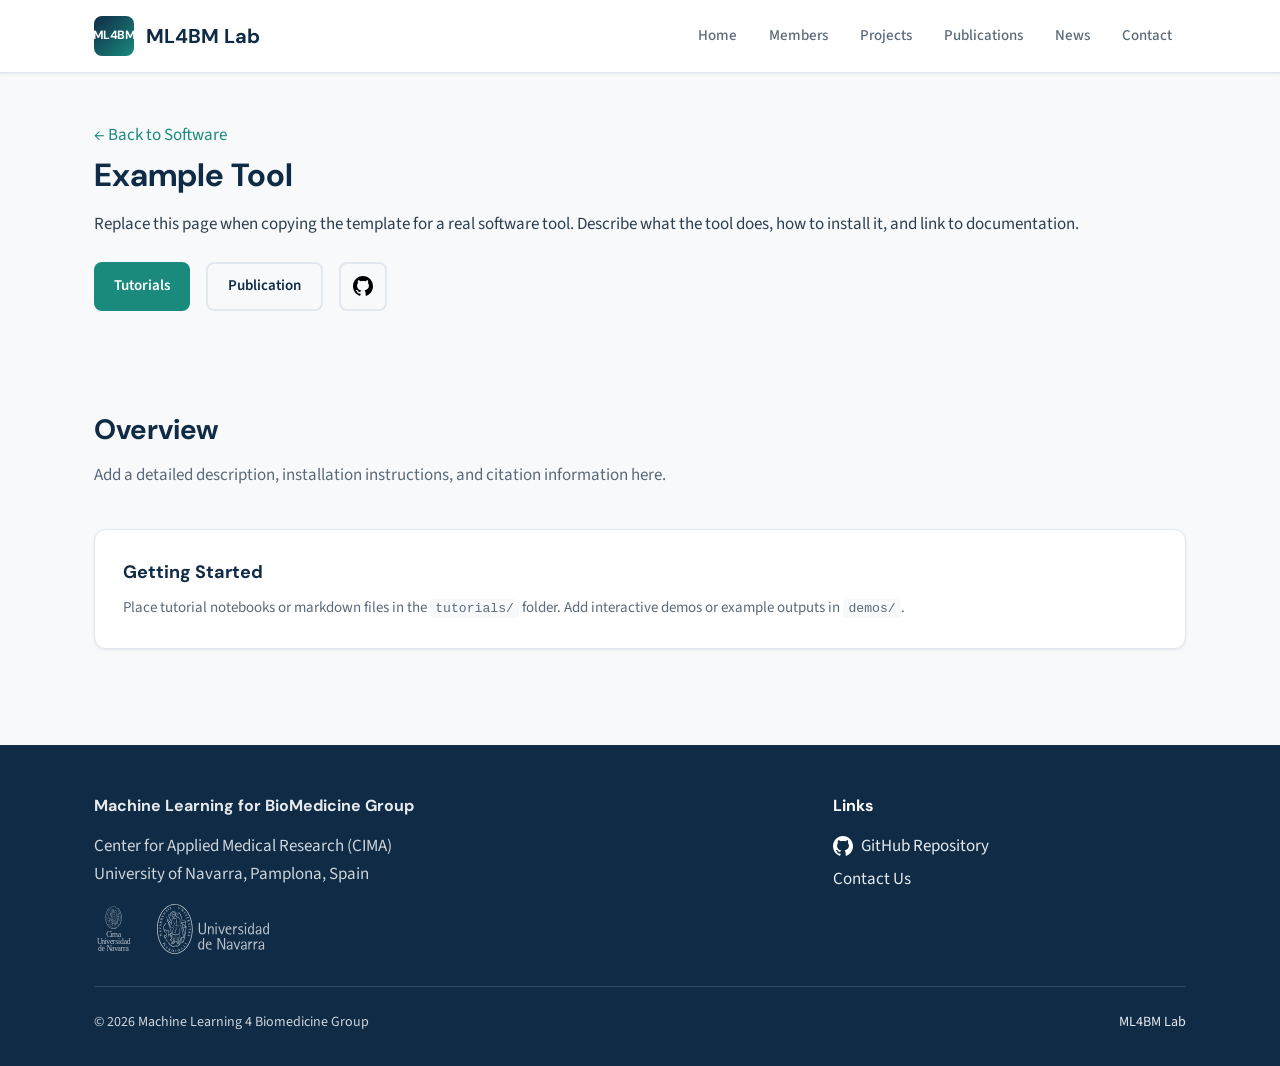
<file: software/_template/index.html>
<!DOCTYPE html>
<html lang="en">
<head>
  <meta charset="UTF-8">
  <meta name="viewport" content="width=device-width, initial-scale=1.0">
  <meta name="description" content="Example Tool — software developed by the ML4BM Lab.">
  <title>Example Tool | ML4BM Lab</title>
  <link rel="preconnect" href="https://fonts.googleapis.com">
  <link rel="preconnect" href="https://fonts.gstatic.com" crossorigin>
  <link href="https://fonts.googleapis.com/css2?family=DM+Sans:wght@500;700&family=Source+Sans+3:wght@400;500;600&display=swap" rel="stylesheet">
  <link rel="stylesheet" href="../../css/styles.css">
  <script src="../../js/layout.js"></script>
</head>
<body>
  <script src="../../js/includes.js" data-base="../../" data-inject="header"></script>
  <a href="#main-content" class="skip-link">Skip to content</a>

  <main id="main-content">
    <div class="tool-header">
      <div class="container">
        <p><a href="../../index.html#software-heading">&larr; Back to Software</a></p>
        <h1>Example Tool</h1>
        <p>Replace this page when copying the template for a real software tool. Describe what the tool does, how to install it, and link to documentation.</p>
        <div class="tool-links">
          <a href="tutorials/" class="btn btn-primary">Tutorials</a>
          <a href="https://github.com/ML4BM-Lab" class="btn btn-outline" target="_blank" rel="noopener noreferrer">Publication</a>
          <a href="https://github.com/ML4BM-Lab/SimiC-Suite" class="btn btn-outline btn-icon" target="_blank" rel="noopener noreferrer" aria-label="GitHub">
            <img src="../../assets/images/GitHub-logo.svg" alt="">
          </a>
        </div>
      </div>
    </div>

    <section>
      <div class="container">
        <h2 class="section-title">Overview</h2>
        <p class="section-subtitle">Add a detailed description, installation instructions, and citation information here.</p>
        <div class="card">
          <h3>Getting Started</h3>
          <p>Place tutorial notebooks or markdown files in the <code>tutorials/</code> folder. Add interactive demos or example outputs in <code>demos/</code>.</p>
        </div>
      </div>
    </section>
  </main>

  <div id="site-footer"></div>

  <script src="../../js/includes.js" data-base="../../" data-inject="footer"></script>
  <script src="../../js/main.js"></script>
</body>
</html>
</file>
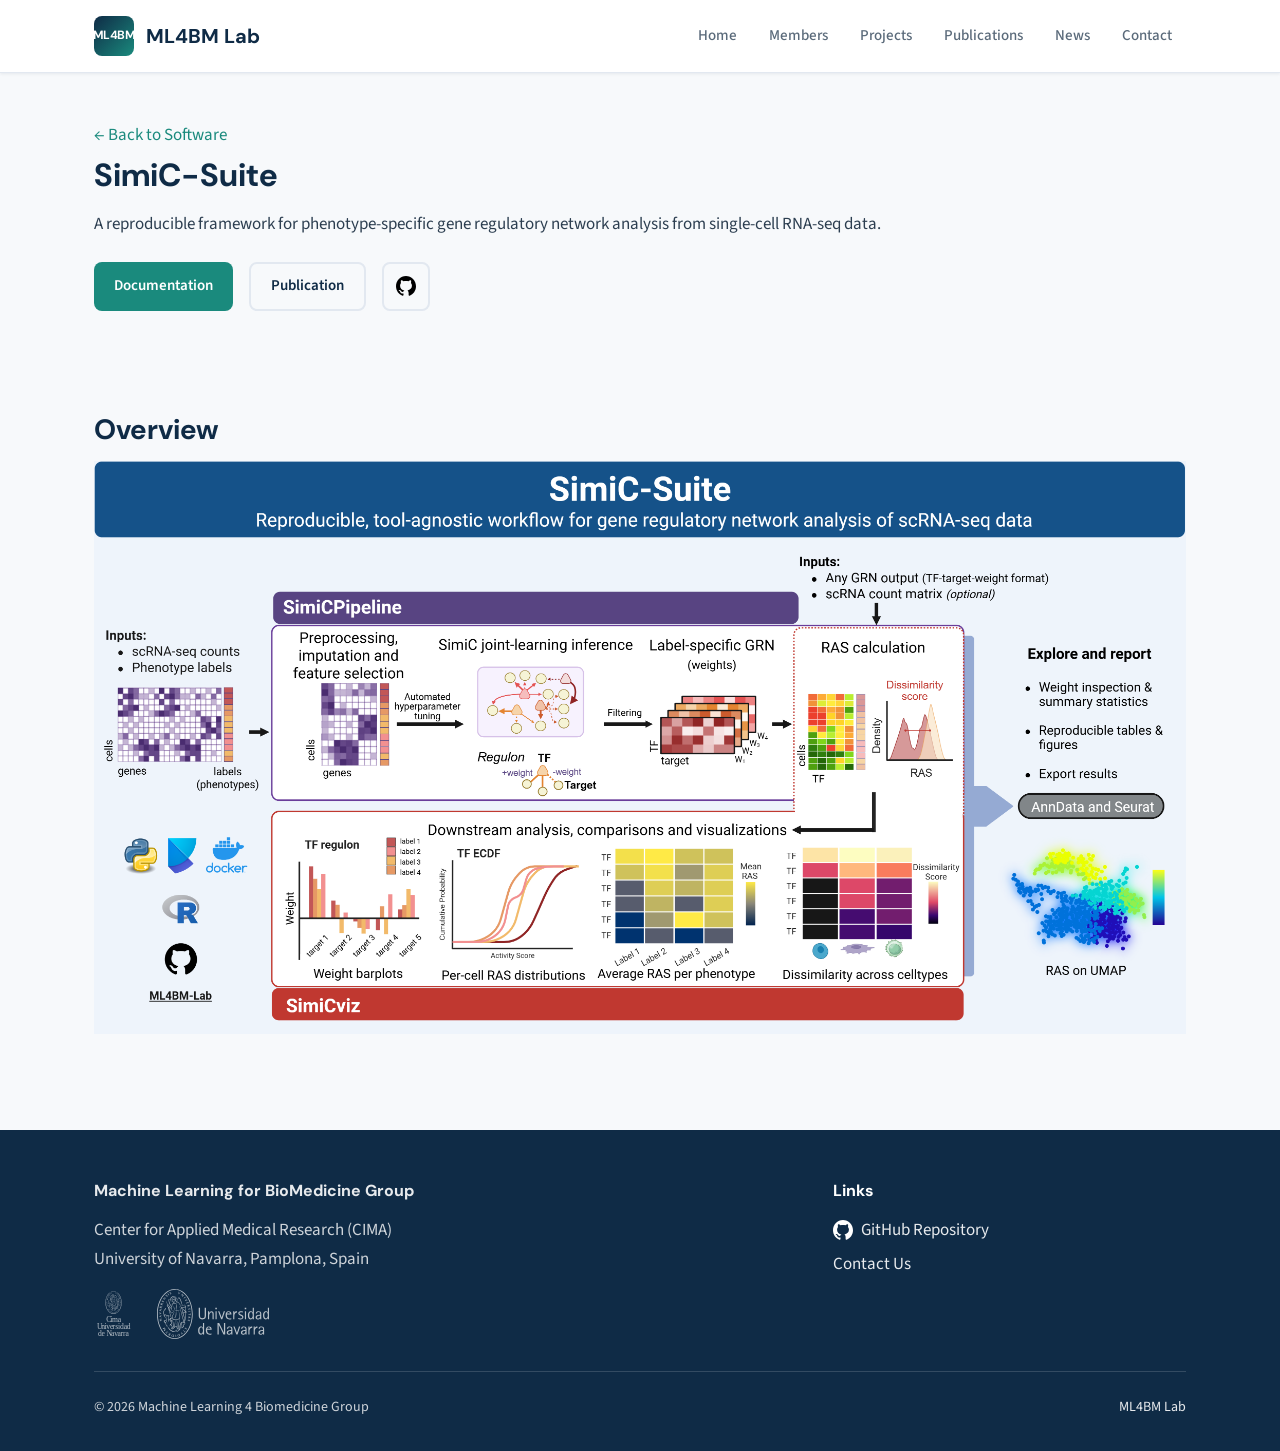
<file: software/SimiC-Suite/index.html>
<!DOCTYPE html>
<html lang="en">
<head>
  <meta charset="UTF-8">
  <meta name="viewport" content="width=device-width, initial-scale=1.0">
  <meta name="description" content="Example Tool — software developed by the ML4BM Lab.">
  <title>Example Tool | ML4BM Lab</title>
  <link rel="preconnect" href="https://fonts.googleapis.com">
  <link rel="preconnect" href="https://fonts.gstatic.com" crossorigin>
  <link href="https://fonts.googleapis.com/css2?family=DM+Sans:wght@500;700&family=Source+Sans+3:wght@400;500;600&display=swap" rel="stylesheet">
  <link rel="stylesheet" href="../../css/styles.css">
  <script src="../../js/layout.js"></script>
</head>
<body>
  <script src="../../js/includes.js" data-base="../../" data-inject="header"></script>
  <a href="#main-content" class="skip-link">Skip to content</a>

  <main id="main-content">
    <div class="tool-header">
      <div class="container">
        <p><a href="../../index.html#software-heading">&larr; Back to Software</a></p>
        <h1>SimiC-Suite</h1>
        <p>A reproducible framework for phenotype-specific gene regulatory network analysis from single-cell RNA-seq data.</p>
        <div class="tool-links">
          <a href="src/index.html" class="btn btn-primary">Documentation</a>
          <a href="https://github.com/ML4BM-Lab" class="btn btn-outline" target="_blank" rel="noopener noreferrer">Publication</a>
          <a href="https://github.com/ML4BM-Lab/SimiC-Suite" class="btn btn-outline btn-icon" target="_blank" rel="noopener noreferrer" aria-label="GitHub">
            <img src="../../assets/images/GitHub-logo.svg" alt="">
          </a>
        </div>
      </div>
    </div>

    <section>
      <div class="container">
        <h2 class="section-title">Overview</h2>
        <img src="./images/graphical_abstract.png" alt="Abstract visualization representing machine learning in biomedicine">          
    </div>
    </section>
    
  </main>

  <div id="site-footer"></div>

  <script src="../../js/includes.js" data-base="../../" data-inject="footer"></script>
  <script src="../../js/main.js"></script>
</body>
</html>
</file>
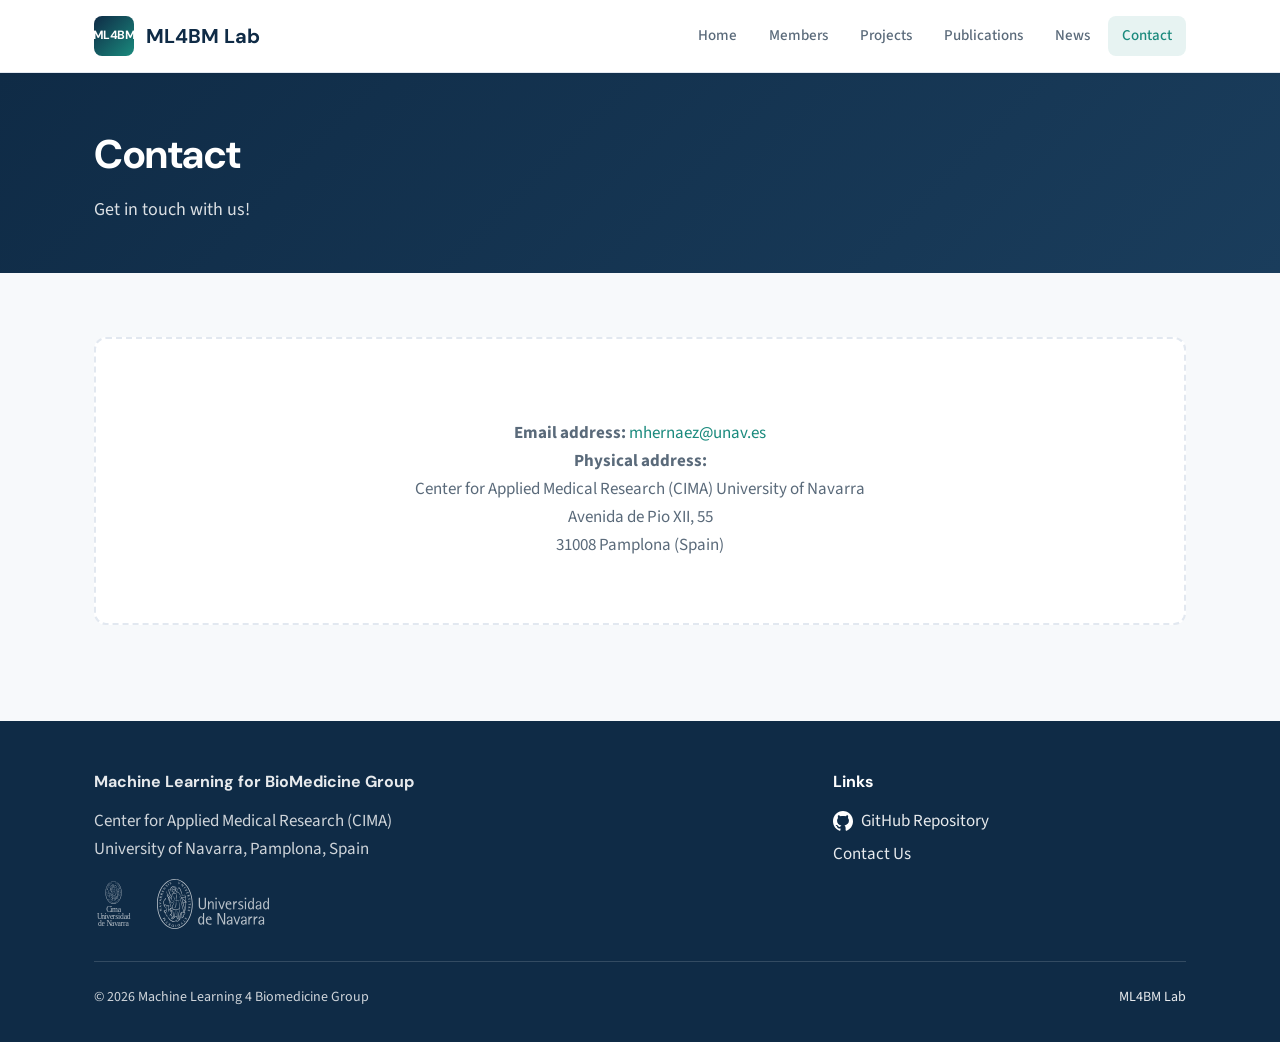
<file: contact.html>
<!DOCTYPE html>
<html lang="en">
<head>
  <meta charset="UTF-8">
  <meta name="viewport" content="width=device-width, initial-scale=1.0">
  <meta name="description" content="Contact the Machine Learning 4 Biomedicine Group at CIMA, University of Navarra.">
  <title>Contact | ML4BM Lab</title>
  <link rel="preconnect" href="https://fonts.googleapis.com">
  <link rel="preconnect" href="https://fonts.gstatic.com" crossorigin>
  <link href="https://fonts.googleapis.com/css2?family=DM+Sans:wght@500;700&family=Source+Sans+3:wght@400;500;600&display=swap" rel="stylesheet">
  <link rel="stylesheet" href="css/styles.css">
  <script src="js/layout.js"></script>
</head>
<body>
  <script src="js/includes.js" data-base="" data-page="contact" data-inject="header"></script>
  <a href="#main-content" class="skip-link">Skip to content</a>

  <main id="main-content">
    <div class="page-header">
      <div class="container">
        <h1>Contact</h1>
        <p>Get in touch with us!</p>
      </div>
    </div>

    <!-- PAGE-CONTENT -->
    <section>
      <div class="container">
        <!--
          Add contact details here:
          - Email address
          - Physical address at CIMA
          - Embedded map (optional)
          - Contact form (optional, requires backend or third-party service)
        -->
        <div class="placeholder-box">
              <p style="margin-top: 1rem;">
            <strong>Email address:</strong> <a href="mailto:mhernaez@unav.es">mhernaez@unav.es</a><br>
            <strong>Physical address:</strong> <br> Center for Applied Medical Research (CIMA) University of Navarra <br>
            Avenida de Pio XII, 55 <br>31008 Pamplona (Spain)
          </p>
        </div>
      </div>
    </section>
  </main>

  <div id="site-footer"></div>

  <script src="js/includes.js" data-base="" data-inject="footer"></script>
  <script src="js/main.js"></script>
</body>
</html>
</file>
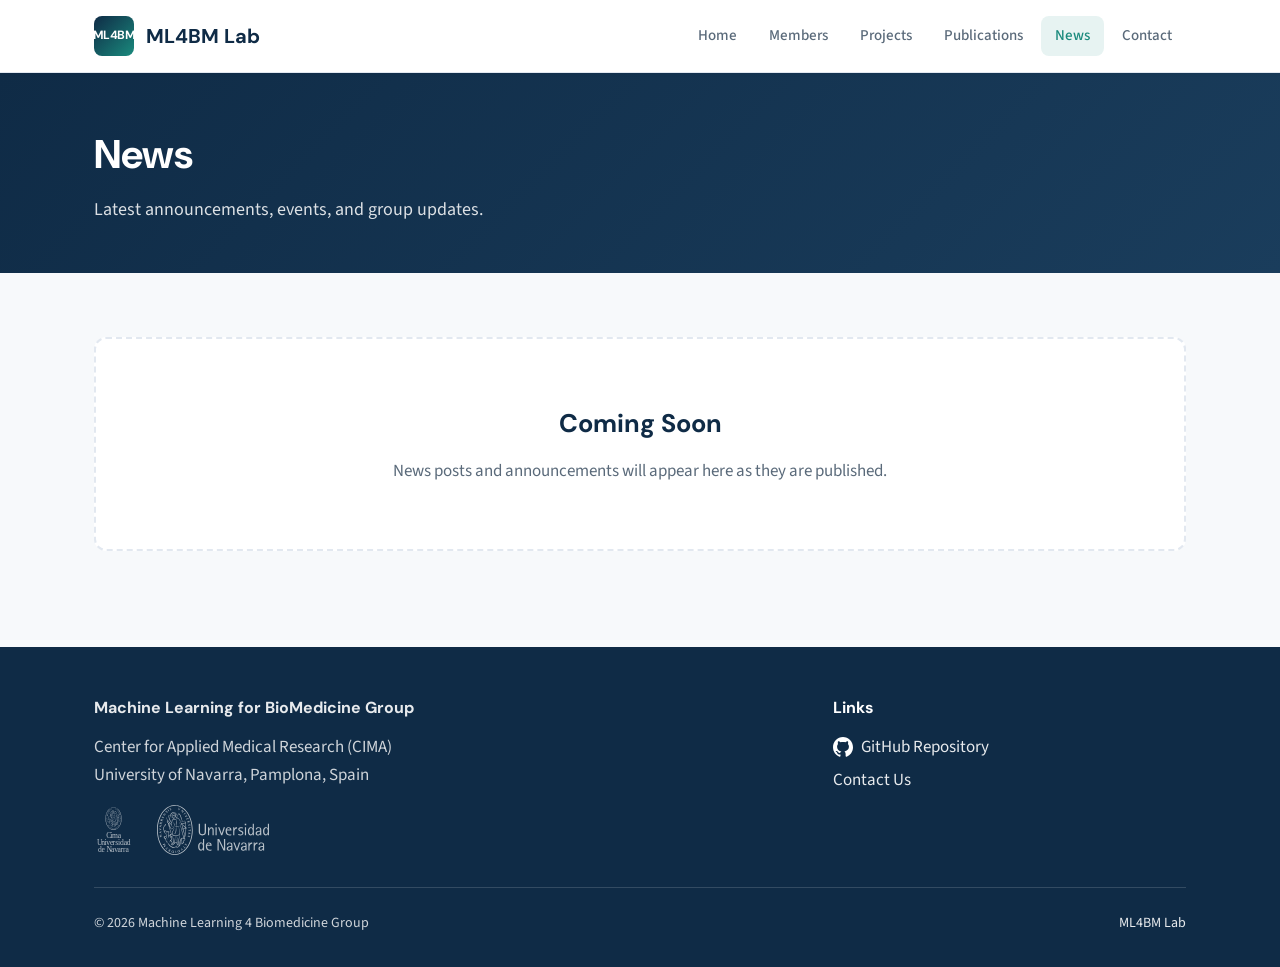
<file: news.html>
<!DOCTYPE html>
<html lang="en">
<head>
  <meta charset="UTF-8">
  <meta name="viewport" content="width=device-width, initial-scale=1.0">
  <meta name="description" content="News and updates from the Machine Learning 4 Biomedicine Group.">
  <title>News | ML4BM Lab</title>
  <link rel="preconnect" href="https://fonts.googleapis.com">
  <link rel="preconnect" href="https://fonts.gstatic.com" crossorigin>
  <link href="https://fonts.googleapis.com/css2?family=DM+Sans:wght@500;700&family=Source+Sans+3:wght@400;500;600&display=swap" rel="stylesheet">
  <link rel="stylesheet" href="css/styles.css">
  <script src="js/layout.js"></script>
</head>
<body>
  <script src="js/includes.js" data-base="" data-page="news" data-inject="header"></script>
  <a href="#main-content" class="skip-link">Skip to content</a>

  <main id="main-content">
    <div class="page-header">
      <div class="container">
        <h1>News</h1>
        <p>Latest announcements, events, and group updates.</p>
      </div>
    </div>

    <!-- PAGE-CONTENT -->
    <section>
      <div class="container">
        <!--
          To add a news item:
          <article class="card">
            <time datetime="2026-06-08">June 8, 2026</time>
            <h3>News Title</h3>
            <p>News content or summary.</p>
          </article>
        -->
        <div class="placeholder-box">
          <h2>Coming Soon</h2>
          <p>News posts and announcements will appear here as they are published.</p>
        </div>
      </div>
    </section>
  </main>

  <div id="site-footer"></div>

  <script src="js/includes.js" data-base="" data-inject="footer"></script>
  <script src="js/main.js"></script>
</body>
</html>
</file>
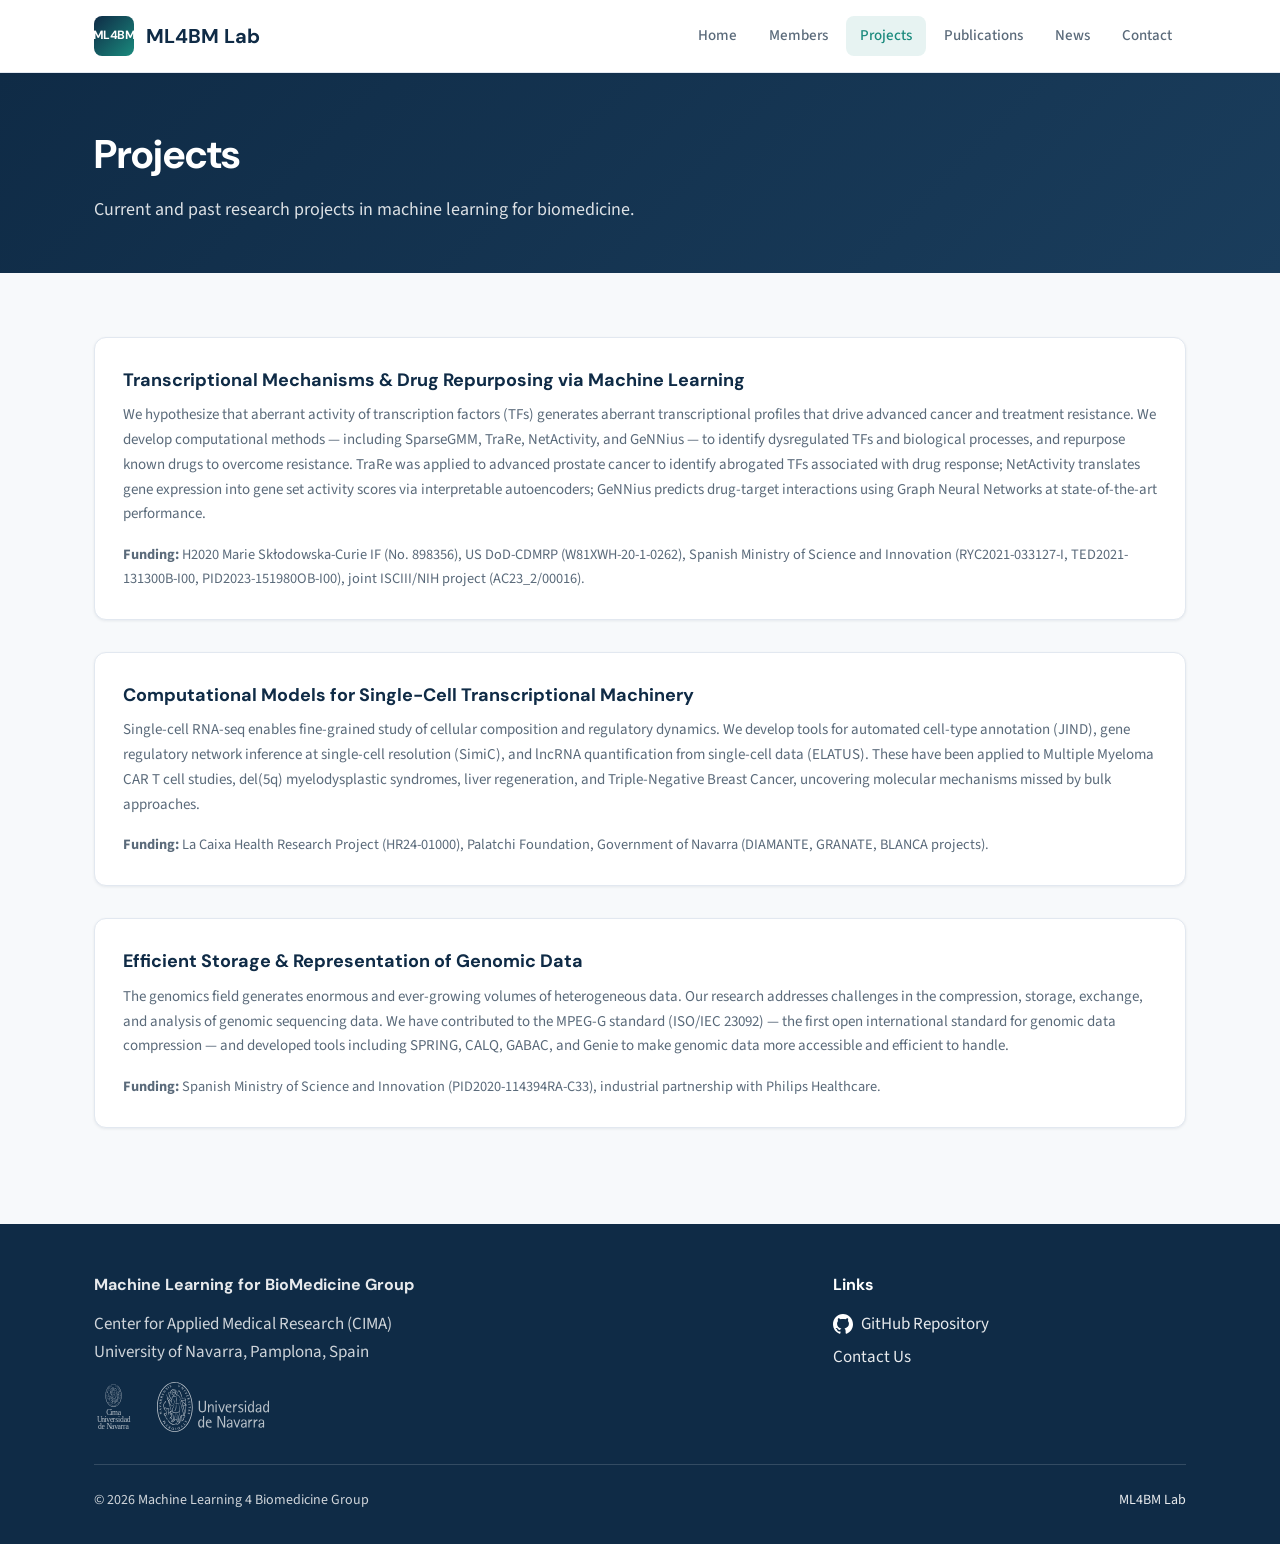
<file: projects.html>
<!DOCTYPE html>
<html lang="en">
<head>
  <meta charset="UTF-8">
  <meta name="viewport" content="width=device-width, initial-scale=1.0">
  <meta name="description" content="Research projects of the Machine Learning 4 Biomedicine Group.">
  <title>Projects | ML4BM Lab</title>
  <link rel="preconnect" href="https://fonts.googleapis.com">
  <link rel="preconnect" href="https://fonts.gstatic.com" crossorigin>
  <link href="https://fonts.googleapis.com/css2?family=DM+Sans:wght@500;700&family=Source+Sans+3:wght@400;500;600&display=swap" rel="stylesheet">
  <link rel="stylesheet" href="css/styles.css">
  <script src="js/layout.js"></script>
</head>
<body>
  <script src="js/includes.js" data-base="" data-page="projects" data-inject="header"></script>
  <a href="#main-content" class="skip-link">Skip to content</a>

  <main id="main-content">
    <div class="page-header">
      <div class="container">
        <h1>Projects</h1>
        <p>Current and past research projects in machine learning for biomedicine.</p>
      </div>
    </div>

    <!-- PAGE-CONTENT -->
    <section>
      <div class="container">
        <div style="display:grid;gap:2rem;">

          <article class="card">
            <h3>Transcriptional Mechanisms &amp; Drug Repurposing via Machine Learning</h3>
            <p>We hypothesize that aberrant activity of transcription factors (TFs) generates aberrant transcriptional profiles that drive advanced cancer and treatment resistance. We develop computational methods — including SparseGMM, TraRe, NetActivity, and GeNNius — to identify dysregulated TFs and biological processes, and repurpose known drugs to overcome resistance. TraRe was applied to advanced prostate cancer to identify abrogated TFs associated with drug response; NetActivity translates gene expression into gene set activity scores via interpretable autoencoders; GeNNius predicts drug-target interactions using Graph Neural Networks at state-of-the-art performance.</p>
            <p style="margin-top:1rem;font-size:0.9rem;color:var(--color-text-muted)"><strong>Funding:</strong> H2020 Marie Skłodowska-Curie IF (No. 898356), US DoD-CDMRP (W81XWH-20-1-0262), Spanish Ministry of Science and Innovation (RYC2021-033127-I, TED2021-131300B-I00, PID2023-151980OB-I00), joint ISCIII/NIH project (AC23_2/00016).</p>
          </article>

          <article class="card">
            <h3>Computational Models for Single-Cell Transcriptional Machinery</h3>
            <p>Single-cell RNA-seq enables fine-grained study of cellular composition and regulatory dynamics. We develop tools for automated cell-type annotation (JIND), gene regulatory network inference at single-cell resolution (SimiC), and lncRNA quantification from single-cell data (ELATUS). These have been applied to Multiple Myeloma CAR T cell studies, del(5q) myelodysplastic syndromes, liver regeneration, and Triple-Negative Breast Cancer, uncovering molecular mechanisms missed by bulk approaches.</p>
            <p style="margin-top:1rem;font-size:0.9rem;color:var(--color-text-muted)"><strong>Funding:</strong> La Caixa Health Research Project (HR24-01000), Palatchi Foundation, Government of Navarra (DIAMANTE, GRANATE, BLANCA projects).</p>
          </article>

          <article class="card">
            <h3>Efficient Storage &amp; Representation of Genomic Data</h3>
            <p>The genomics field generates enormous and ever-growing volumes of heterogeneous data. Our research addresses challenges in the compression, storage, exchange, and analysis of genomic sequencing data. We have contributed to the MPEG-G standard (ISO/IEC 23092) — the first open international standard for genomic data compression — and developed tools including SPRING, CALQ, GABAC, and Genie to make genomic data more accessible and efficient to handle.</p>
            <p style="margin-top:1rem;font-size:0.9rem;color:var(--color-text-muted)"><strong>Funding:</strong> Spanish Ministry of Science and Innovation (PID2020-114394RA-C33), industrial partnership with Philips Healthcare.</p>
          </article>

        </div>
      </div>
    </section>
  </main>

  <div id="site-footer"></div>

  <script src="js/includes.js" data-base="" data-inject="footer"></script>
  <script src="js/main.js"></script>
</body>
</html>
</file>
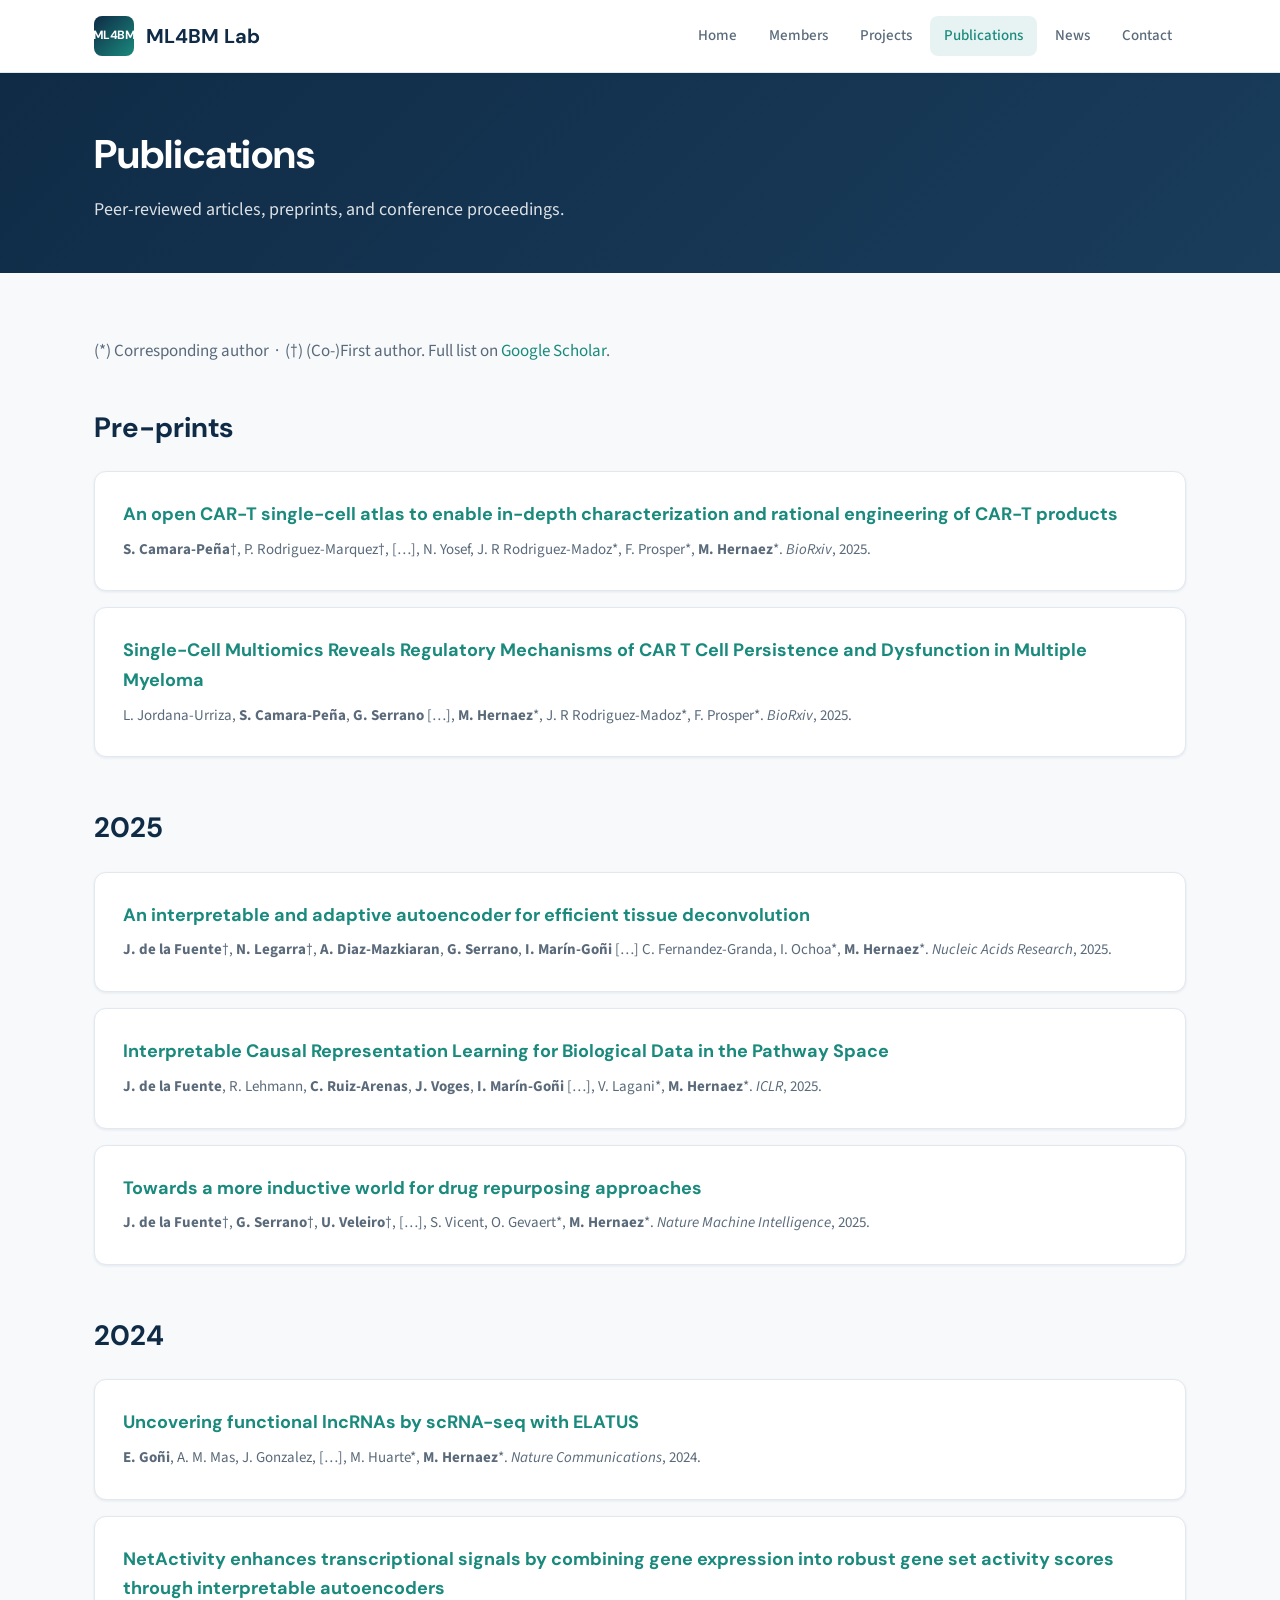
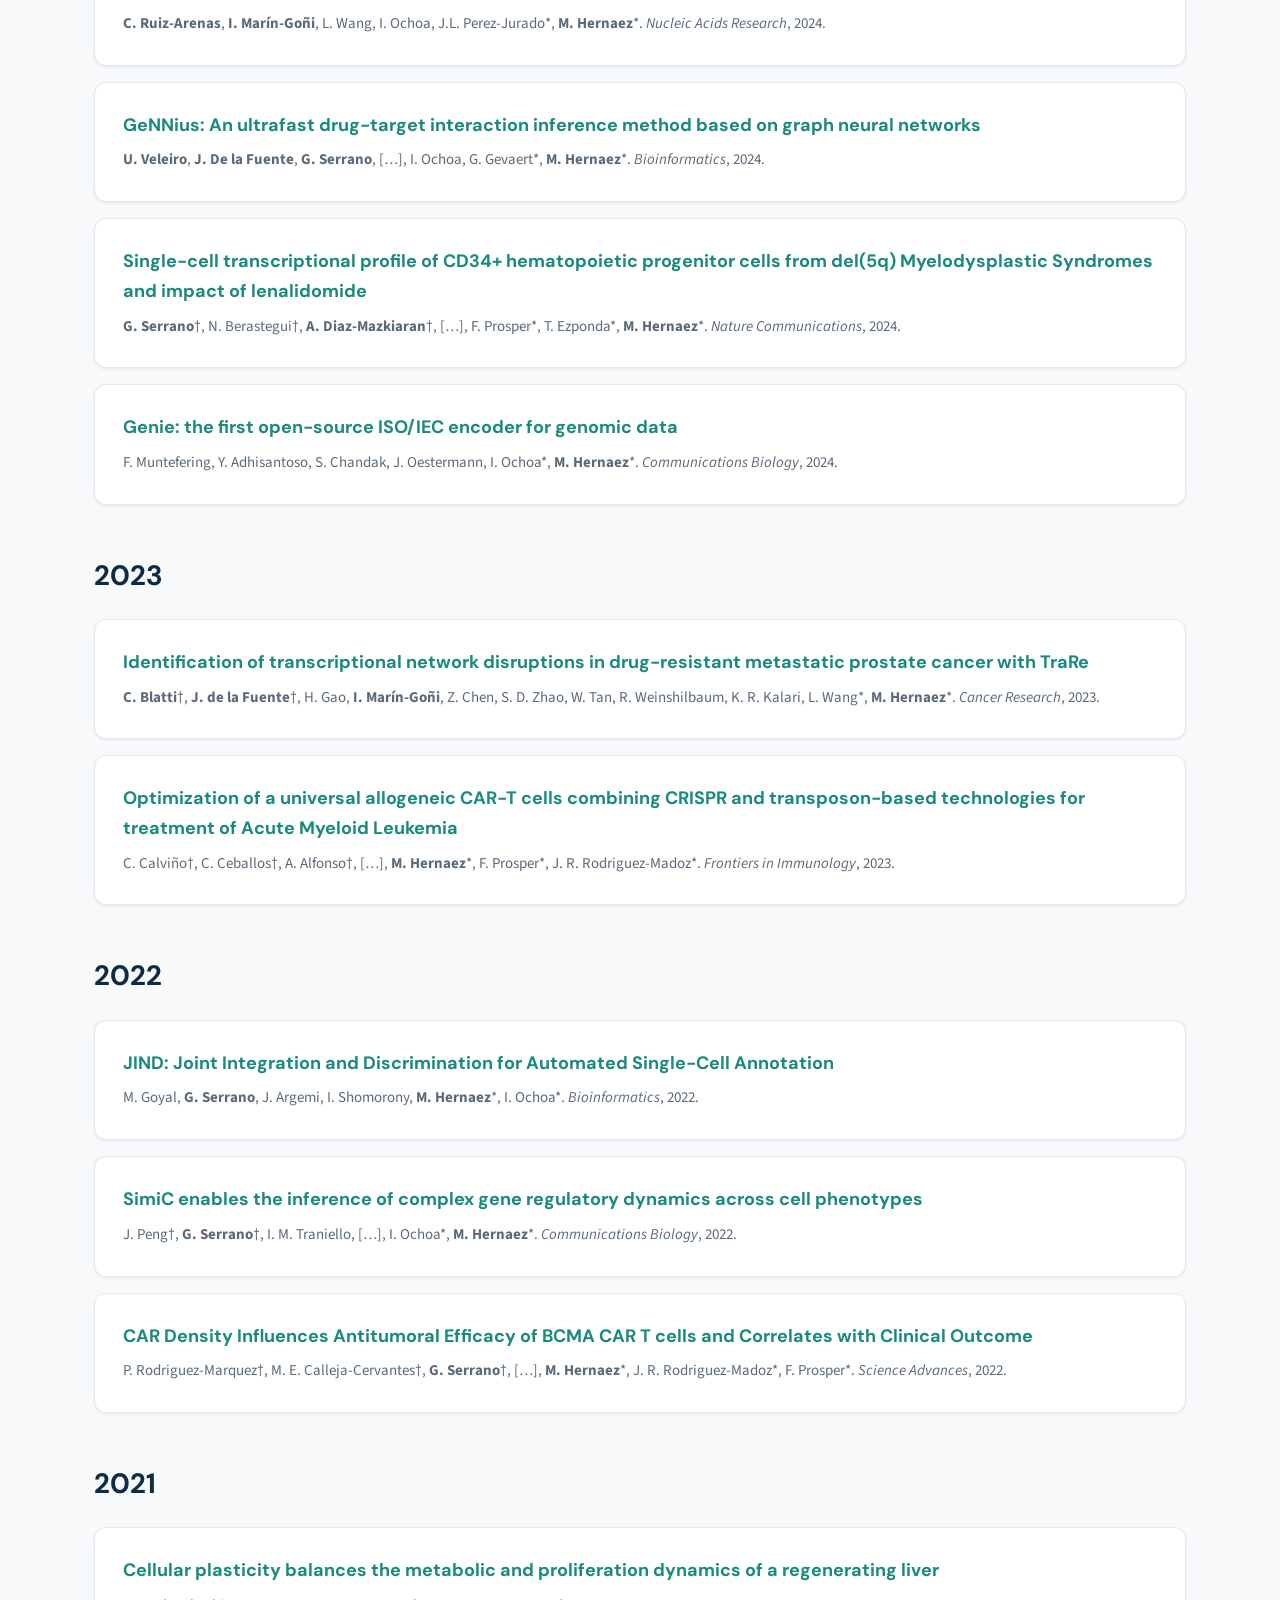
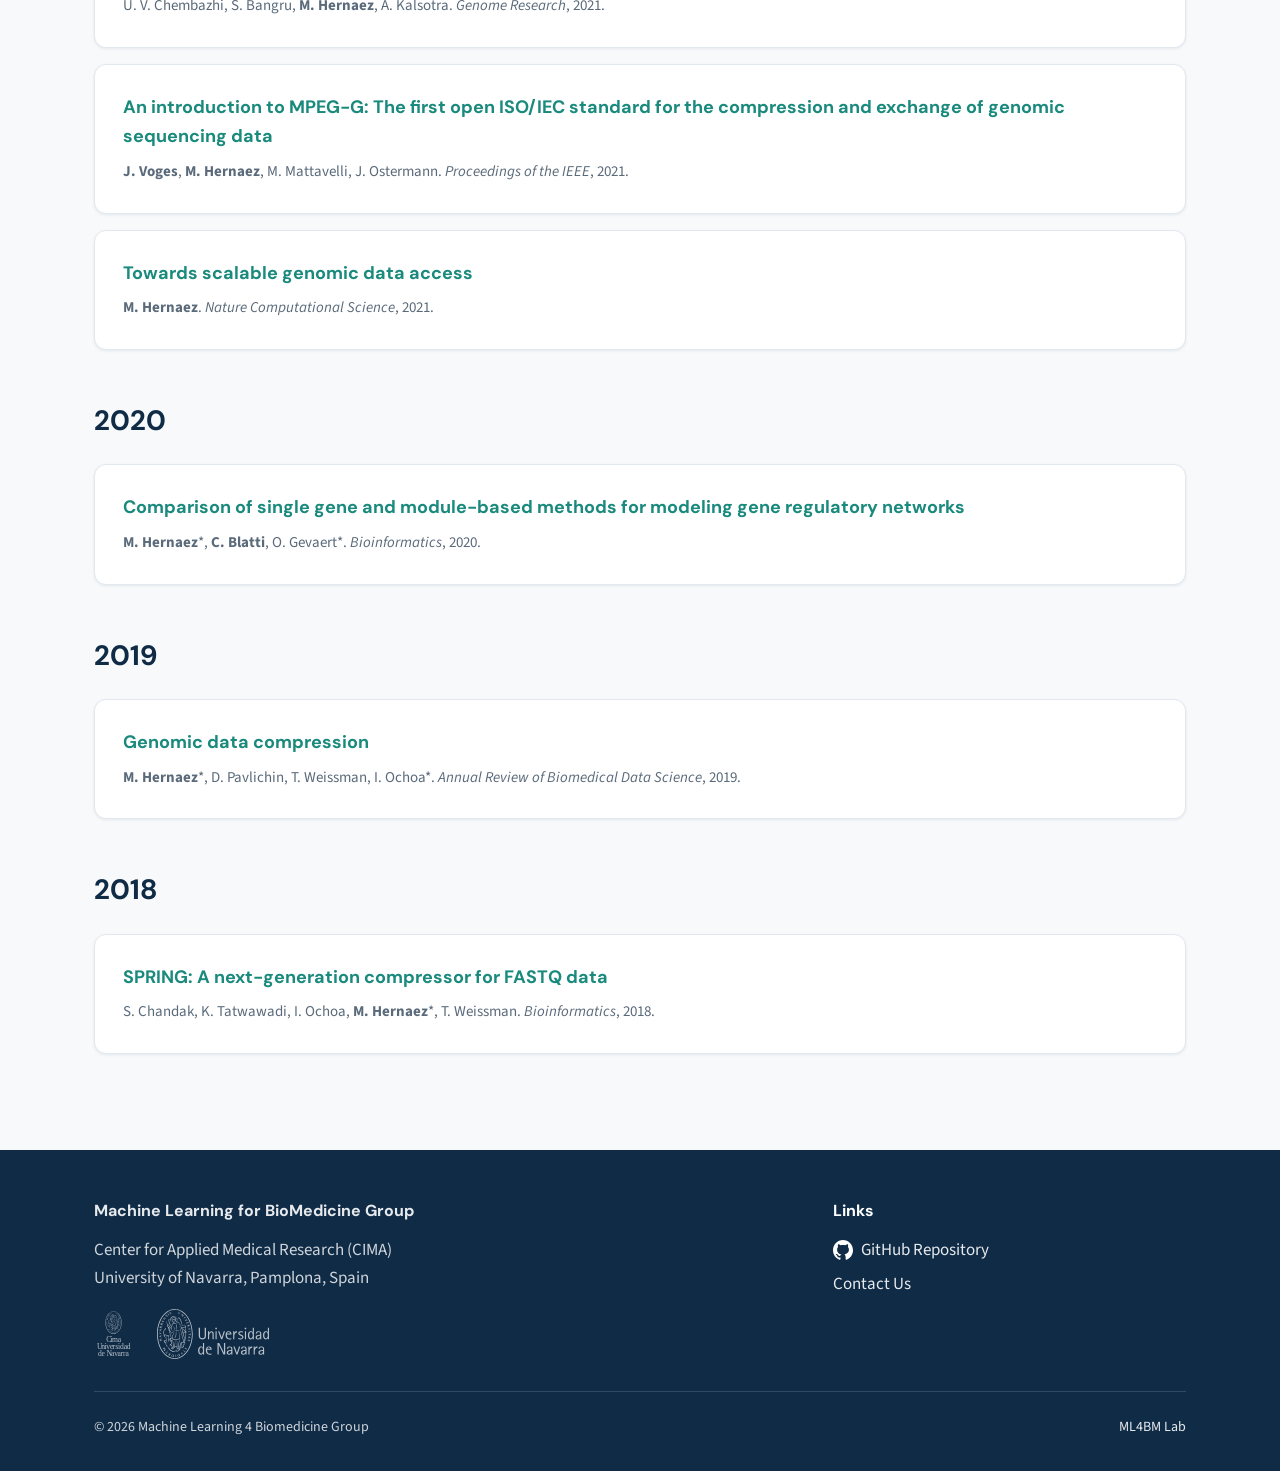
<file: publications.html>
<!DOCTYPE html>
<html lang="en">
<head>
  <meta charset="UTF-8">
  <meta name="viewport" content="width=device-width, initial-scale=1.0">
  <meta name="description" content="Publications from the Machine Learning 4 Biomedicine Group.">
  <title>Publications | ML4BM Lab</title>
  <link rel="preconnect" href="https://fonts.googleapis.com">
  <link rel="preconnect" href="https://fonts.gstatic.com" crossorigin>
  <link href="https://fonts.googleapis.com/css2?family=DM+Sans:wght@500;700&family=Source+Sans+3:wght@400;500;600&display=swap" rel="stylesheet">
  <link rel="stylesheet" href="css/styles.css">
  <script src="js/layout.js"></script>
</head>
<body>
  <script src="js/includes.js" data-base="" data-page="publications" data-inject="header"></script>
  <a href="#main-content" class="skip-link">Skip to content</a>

  <main id="main-content">
    <div class="page-header">
      <div class="container">
        <h1>Publications</h1>
        <p>Peer-reviewed articles, preprints, and conference proceedings.</p>
      </div>
    </div>

    <!-- PAGE-CONTENT -->
    <section>
      <div class="container">
        <p style="color:var(--color-text-muted);margin-bottom:2.5rem;">
          (*) Corresponding author &nbsp;·&nbsp; (†) (Co-)First author.
          Full list on <a href="https://scholar.google.com/citations?user=-mh8RQ8AAAAJ&hl=en" target="_blank" rel="noopener">Google Scholar</a>.
        </p>

        <h2 class="section-title" style="margin-bottom:1.25rem;">Pre-prints</h2>
        <div style="display:grid;gap:1rem;margin-bottom:3rem;">
          <article class="card">
            <h3><a href="https://www.biorxiv.org/content/10.1101/2025.10.11.681788v1" target="_blank" rel="noopener">An open CAR-T single-cell atlas to enable in-depth characterization and rational engineering of CAR-T products</a></h3>
            <p><strong>S. Camara-Peña</strong>†, P. Rodriguez-Marquez†, […], N. Yosef, J. R Rodriguez-Madoz*, F. Prosper*, <strong>M. Hernaez</strong>*. <em>BioRxiv</em>, 2025.</p>
          </article>
          <article class="card">
            <h3><a href="https://www.biorxiv.org/content/10.1101/2025.04.01.646378v1" target="_blank" rel="noopener">Single-Cell Multiomics Reveals Regulatory Mechanisms of CAR T Cell Persistence and Dysfunction in Multiple Myeloma</a></h3>
            <p>L. Jordana-Urriza, <strong>S. Camara-Peña</strong>, <strong>G. Serrano</strong> […], <strong>M. Hernaez</strong>*, J. R Rodriguez-Madoz*, F. Prosper*. <em>BioRxiv</em>, 2025.</p>
          </article>
        </div>

        <h2 class="section-title" style="margin-bottom:1.25rem;">2025</h2>
        <div style="display:grid;gap:1rem;margin-bottom:3rem;">
          <article class="card">
            <h3><a href="https://academic.oup.com/nar/article/53/16/gkaf821/8245224" target="_blank" rel="noopener">An interpretable and adaptive autoencoder for efficient tissue deconvolution</a></h3>
            <p><strong>J. de la Fuente</strong>†, <strong>N. Legarra</strong>†, <strong>A. Diaz-Mazkiaran</strong>, <strong>G. Serrano</strong>, <strong>I. Marín-Goñi</strong> […] C. Fernandez-Granda, I. Ochoa*, <strong>M. Hernaez</strong>*. <em>Nucleic Acids Research</em>, 2025.</p>
          </article>
          <article class="card">
            <h3><a href="https://openreview.net/pdf?id=3Fgylj4uqL" target="_blank" rel="noopener">Interpretable Causal Representation Learning for Biological Data in the Pathway Space</a></h3>
            <p><strong>J. de la Fuente</strong>, R. Lehmann, <strong>C. Ruiz-Arenas</strong>, <strong>J. Voges</strong>, <strong>I. Marín-Goñi</strong> […], V. Lagani*, <strong>M. Hernaez</strong>*. <em>ICLR</em>, 2025.</p>
          </article>
          <article class="card">
            <h3><a href="https://arxiv.org/pdf/2311.12670" target="_blank" rel="noopener">Towards a more inductive world for drug repurposing approaches</a></h3>
            <p><strong>J. de la Fuente</strong>†, <strong>G. Serrano</strong>†, <strong>U. Veleiro</strong>†, […], S. Vicent, O. Gevaert*, <strong>M. Hernaez</strong>*. <em>Nature Machine Intelligence</em>, 2025.</p>
          </article>
        </div>

        <h2 class="section-title" style="margin-bottom:1.25rem;">2024</h2>
        <div style="display:grid;gap:1rem;margin-bottom:3rem;">
          <article class="card">
            <h3><a href="https://www.nature.com/articles/s41467-024-54005-7" target="_blank" rel="noopener">Uncovering functional lncRNAs by scRNA-seq with ELATUS</a></h3>
            <p><strong>E. Goñi</strong>, A. M. Mas, J. Gonzalez, […], M. Huarte*, <strong>M. Hernaez</strong>*. <em>Nature Communications</em>, 2024.</p>
          </article>
          <article class="card">
            <h3><a href="https://academic.oup.com/nar/article/52/9/e44/7643294" target="_blank" rel="noopener">NetActivity enhances transcriptional signals by combining gene expression into robust gene set activity scores through interpretable autoencoders</a></h3>
            <p><strong>C. Ruiz-Arenas</strong>, <strong>I. Marín-Goñi</strong>, L. Wang, I. Ochoa, J.L. Perez-Jurado*, <strong>M. Hernaez</strong>*. <em>Nucleic Acids Research</em>, 2024.</p>
          </article>
          <article class="card">
            <h3><a href="https://academic.oup.com/bioinformatics/article/40/1/btad774/7491592" target="_blank" rel="noopener">GeNNius: An ultrafast drug-target interaction inference method based on graph neural networks</a></h3>
            <p><strong>U. Veleiro</strong>, <strong>J. De la Fuente</strong>, <strong>G. Serrano</strong>, […], I. Ochoa, G. Gevaert*, <strong>M. Hernaez</strong>*. <em>Bioinformatics</em>, 2024.</p>
          </article>
          <article class="card">
            <h3><a href="https://www.nature.com/articles/s41467-024-49529-x" target="_blank" rel="noopener">Single-cell transcriptional profile of CD34+ hematopoietic progenitor cells from del(5q) Myelodysplastic Syndromes and impact of lenalidomide</a></h3>
            <p><strong>G. Serrano</strong>†, N. Berastegui†, <strong>A. Diaz-Mazkiaran</strong>†, […], F. Prosper*, T. Ezponda*, <strong>M. Hernaez</strong>*. <em>Nature Communications</em>, 2024.</p>
          </article>
          <article class="card">
            <h3><a href="https://doi.org/10.1038/s42003-024-06249-8" target="_blank" rel="noopener">Genie: the first open-source ISO/IEC encoder for genomic data</a></h3>
            <p>F. Muntefering, Y. Adhisantoso, S. Chandak, J. Oestermann, I. Ochoa*, <strong>M. Hernaez</strong>*. <em>Communications Biology</em>, 2024.</p>
          </article>
        </div>

        <h2 class="section-title" style="margin-bottom:1.25rem;">2023</h2>
        <div style="display:grid;gap:1rem;margin-bottom:3rem;">
          <article class="card">
            <h3><a href="https://aacrjournals.org/cancerres/article/83/8/1361/725101/Bayesian-Machine-Learning-Enables-Identification" target="_blank" rel="noopener">Identification of transcriptional network disruptions in drug-resistant metastatic prostate cancer with TraRe</a></h3>
            <p><strong>C. Blatti</strong>†, <strong>J. de la Fuente</strong>†, H. Gao, <strong>I. Marín-Goñi</strong>, Z. Chen, S. D. Zhao, W. Tan, R. Weinshilbaum, K. R. Kalari, L. Wang*, <strong>M. Hernaez</strong>*. <em>Cancer Research</em>, 2023.</p>
          </article>
          <article class="card">
            <h3><a href="https://www.frontiersin.org/journals/immunology/articles/10.3389/fimmu.2023.1270843/full" target="_blank" rel="noopener">Optimization of a universal allogeneic CAR-T cells combining CRISPR and transposon-based technologies for treatment of Acute Myeloid Leukemia</a></h3>
            <p>C. Calviño†, C. Ceballos†, A. Alfonso†, […], <strong>M. Hernaez</strong>*, F. Prosper*, J. R. Rodriguez-Madoz*. <em>Frontiers in Immunology</em>, 2023.</p>
          </article>
        </div>

        <h2 class="section-title" style="margin-bottom:1.25rem;">2022</h2>
        <div style="display:grid;gap:1rem;margin-bottom:3rem;">
          <article class="card">
            <h3><a href="https://academic.oup.com/bioinformatics/article/38/9/2488/6543609" target="_blank" rel="noopener">JIND: Joint Integration and Discrimination for Automated Single-Cell Annotation</a></h3>
            <p>M. Goyal, <strong>G. Serrano</strong>, J. Argemi, I. Shomorony, <strong>M. Hernaez</strong>*, I. Ochoa*. <em>Bioinformatics</em>, 2022.</p>
          </article>
          <article class="card">
            <h3><a href="https://www.nature.com/articles/s42003-022-03319-7" target="_blank" rel="noopener">SimiC enables the inference of complex gene regulatory dynamics across cell phenotypes</a></h3>
            <p>J. Peng†, <strong>G. Serrano</strong>†, I. M. Traniello, […], I. Ochoa*, <strong>M. Hernaez</strong>*. <em>Communications Biology</em>, 2022.</p>
          </article>
          <article class="card">
            <h3><a href="https://www.science.org/doi/10.1126/sciadv.abo0514" target="_blank" rel="noopener">CAR Density Influences Antitumoral Efficacy of BCMA CAR T cells and Correlates with Clinical Outcome</a></h3>
            <p>P. Rodriguez-Marquez†, M. E. Calleja-Cervantes†, <strong>G. Serrano</strong>†, […], <strong>M. Hernaez</strong>*, J. R. Rodriguez-Madoz*, F. Prosper*. <em>Science Advances</em>, 2022.</p>
          </article>
        </div>

        <h2 class="section-title" style="margin-bottom:1.25rem;">2021</h2>
        <div style="display:grid;gap:1rem;margin-bottom:3rem;">
          <article class="card">
            <h3><a href="https://genome.cshlp.org/content/early/2021/03/01/gr.267013.120" target="_blank" rel="noopener">Cellular plasticity balances the metabolic and proliferation dynamics of a regenerating liver</a></h3>
            <p>U. V. Chembazhi, S. Bangru, <strong>M. Hernaez</strong>, A. Kalsotra. <em>Genome Research</em>, 2021.</p>
          </article>
          <article class="card">
            <h3><a href="https://ieeexplore.ieee.org/abstract/document/9455132" target="_blank" rel="noopener">An introduction to MPEG-G: The first open ISO/IEC standard for the compression and exchange of genomic sequencing data</a></h3>
            <p><strong>J. Voges</strong>, <strong>M. Hernaez</strong>, M. Mattavelli, J. Ostermann. <em>Proceedings of the IEEE</em>, 2021.</p>
          </article>
          <article class="card">
            <h3><a href="https://www.nature.com/articles/s43588-021-00089-w" target="_blank" rel="noopener">Towards scalable genomic data access</a></h3>
            <p><strong>M. Hernaez</strong>. <em>Nature Computational Science</em>, 2021.</p>
          </article>
        </div>

        <h2 class="section-title" style="margin-bottom:1.25rem;">2020</h2>
        <div style="display:grid;gap:1rem;margin-bottom:3rem;">
          <article class="card">
            <h3><a href="https://academic.oup.com/bioinformatics/article/36/2/558/5530163" target="_blank" rel="noopener">Comparison of single gene and module-based methods for modeling gene regulatory networks</a></h3>
            <p><strong>M. Hernaez</strong>*, <strong>C. Blatti</strong>, O. Gevaert*. <em>Bioinformatics</em>, 2020.</p>
          </article>
        </div>

        <h2 class="section-title" style="margin-bottom:1.25rem;">2019</h2>
        <div style="display:grid;gap:1rem;margin-bottom:3rem;">
          <article class="card">
            <h3><a href="https://www.annualreviews.org/doi/10.1146/annurev-biodatasci-072018-021229" target="_blank" rel="noopener">Genomic data compression</a></h3>
            <p><strong>M. Hernaez</strong>*, D. Pavlichin, T. Weissman, I. Ochoa*. <em>Annual Review of Biomedical Data Science</em>, 2019.</p>
          </article>
        </div>

        <h2 class="section-title" style="margin-bottom:1.25rem;">2018</h2>
        <div style="display:grid;gap:1rem;">
          <article class="card">
            <h3><a href="https://doi.org/10.1093/bioinformatics/bty1015" target="_blank" rel="noopener">SPRING: A next-generation compressor for FASTQ data</a></h3>
            <p>S. Chandak, K. Tatwawadi, I. Ochoa, <strong>M. Hernaez</strong>*, T. Weissman. <em>Bioinformatics</em>, 2018.</p>
          </article>
        </div>

      </div>
    </section>
  </main>

  <div id="site-footer"></div>

  <script src="js/includes.js" data-base="" data-inject="footer"></script>
  <script src="js/main.js"></script>
</body>
</html>
</file>
<file: css/styles.css>
/* ML4BM Lab — Design System */

:root {
  --color-navy: #0f2b46;
  --color-navy-light: #1a3d5c;
  --color-teal: #1a8a7d;
  --color-teal-light: #22a99a;
  --color-bg: #f7f9fb;
  --color-white: #ffffff;
  --color-text: #2c3e50;
  --color-text-muted: #5a6a7a;
  --color-border: #e2e8f0;
  --shadow-sm: 0 1px 3px rgba(15, 43, 70, 0.08);
  --shadow-md: 0 4px 16px rgba(15, 43, 70, 0.1);
  --shadow-lg: 0 8px 32px rgba(15, 43, 70, 0.12);
  --radius: 12px;
  --radius-sm: 8px;
  --font-heading: "DM Sans", system-ui, sans-serif;
  --font-body: "Source Sans 3", system-ui, sans-serif;
  --container: 1140px;
  --nav-height: 72px;
}

*, *::before, *::after {
  box-sizing: border-box;
  margin: 0;
  padding: 0;
}

html {
  scroll-behavior: smooth;
}

body {
  font-family: var(--font-body);
  font-size: 1.0625rem;
  line-height: 1.65;
  color: var(--color-text);
  background: var(--color-bg);
}

img {
  max-width: 100%;
  height: auto;
  display: block;
}

a {
  color: var(--color-teal);
  text-decoration: none;
  transition: color 0.2s;
}

a:hover {
  color: var(--color-teal-light);
}

code {
  font-family: ui-monospace, "Cascadia Code", monospace;
  font-size: 0.875em;
  background: var(--color-bg);
  padding: 0.15em 0.4em;
  border-radius: 4px;
}

.skip-link {
  position: absolute;
  top: -100%;
  left: 1rem;
  z-index: 200;
  padding: 0.5rem 1rem;
  background: var(--color-teal);
  color: var(--color-white);
  border-radius: var(--radius-sm);
}

.skip-link:focus {
  top: 1rem;
}

.container {
  width: 100%;
  max-width: var(--container);
  margin: 0 auto;
  padding: 0 1.5rem;
}

/* Header & Navigation */

.site-header {
  position: sticky;
  top: 0;
  z-index: 100;
  background: var(--color-white);
  border-bottom: 1px solid var(--color-border);
  box-shadow: var(--shadow-sm);
}

.header-inner {
  display: flex;
  align-items: center;
  justify-content: space-between;
  height: var(--nav-height);
  gap: 1.5rem;
}

.logo-link {
  display: flex;
  align-items: center;
  gap: 0.75rem;
  color: var(--color-navy);
  font-family: var(--font-heading);
  font-weight: 700;
  font-size: 1.25rem;
  text-decoration: none;
}

.logo-link:hover {
  color: var(--color-teal);
}

.logo-icon {
  width: 40px;
  height: 40px;
  background: linear-gradient(135deg, var(--color-navy), var(--color-teal));
  border-radius: var(--radius-sm);
  display: flex;
  align-items: center;
  justify-content: center;
  color: var(--color-white);
  font-size: 0.75rem;
  font-weight: 700;
  letter-spacing: -0.5px;
}

.nav-toggle {
  display: none;
  flex-direction: column;
  gap: 5px;
  background: none;
  border: none;
  cursor: pointer;
  padding: 0.5rem;
}

.nav-toggle span {
  display: block;
  width: 24px;
  height: 2px;
  background: var(--color-navy);
  border-radius: 2px;
  transition: transform 0.3s, opacity 0.3s;
}

.nav-toggle[aria-expanded="true"] span:nth-child(1) {
  transform: translateY(7px) rotate(45deg);
}

.nav-toggle[aria-expanded="true"] span:nth-child(2) {
  opacity: 0;
}

.nav-toggle[aria-expanded="true"] span:nth-child(3) {
  transform: translateY(-7px) rotate(-45deg);
}

.site-nav ul {
  display: flex;
  list-style: none;
  gap: 0.25rem;
}

.site-nav a {
  display: block;
  padding: 0.5rem 0.875rem;
  color: var(--color-text-muted);
  font-weight: 500;
  font-size: 0.9375rem;
  border-radius: var(--radius-sm);
  transition: background 0.2s, color 0.2s;
}

.site-nav a:hover {
  color: var(--color-navy);
  background: var(--color-bg);
}

.site-nav a.active {
  color: var(--color-teal);
  background: rgba(26, 138, 125, 0.1);
}

/* Hero */

.hero {
  position: relative;
  min-height: 420px;
  display: flex;
  align-items: center;
  overflow: hidden;
}

.hero-bg {
  position: absolute;
  inset: 0;
  background: linear-gradient(135deg, var(--color-navy) 0%, var(--color-navy-light) 50%, var(--color-teal) 100%);
}

.hero-bg img {
  width: 100%;
  height: 100%;
  object-fit: cover;
  opacity: 0.35;
}

.hero-content {
  position: relative;
  z-index: 1;
  padding: 4rem 0;
  color: var(--color-white);
  max-width: 720px;
}

.hero h1 {
  font-family: var(--font-heading);
  font-size: clamp(2rem, 5vw, 3rem);
  font-weight: 700;
  line-height: 1.2;
  margin-bottom: 1rem;
}

.hero-tagline {
  font-size: 1.25rem;
  opacity: 0.92;
  font-weight: 400;
}

/* Page header (inner pages) */

.page-header {
  background: linear-gradient(135deg, var(--color-navy), var(--color-navy-light));
  color: var(--color-white);
  padding: 3rem 0;
}

.page-header h1 {
  font-family: var(--font-heading);
  font-size: clamp(1.75rem, 4vw, 2.5rem);
  font-weight: 700;
}

.page-header p {
  margin-top: 0.5rem;
  opacity: 0.85;
  font-size: 1.125rem;
}

/* Sections */

section {
  padding: 4rem 0;
}

.section-title {
  font-family: var(--font-heading);
  font-size: 1.75rem;
  font-weight: 700;
  color: var(--color-navy);
  margin-bottom: 0.5rem;
}

.section-subtitle {
  color: var(--color-text-muted);
  margin-bottom: 2.5rem;
  max-width: 600px;
}

/* About / PI block */

.about-grid {
  display: grid;
  grid-template-columns: 1fr 280px;
  gap: 3rem;
  align-items: start;
}

.about-text h2 {
  font-family: var(--font-heading);
  font-size: 1.75rem;
  color: var(--color-navy);
  margin-bottom: 1rem;
}

.about-text .pi-name {
  font-size: 1.25rem;
  font-weight: 600;
  color: var(--color-navy);
  margin-bottom: 0.25rem;
}

.about-text .pi-role {
  color: var(--color-teal);
  font-weight: 500;
  margin-bottom: 1.25rem;
}

.about-text p {
  color: var(--color-text-muted);
  margin-bottom: 1rem;
}

.affiliation-bar {
  display: flex;
  align-items: center;
  gap: 2rem;
  flex-wrap: wrap;
  margin-top: 1.5rem;
  padding-top: 1.5rem;
  border-top: 1px solid var(--color-border);
}

.affiliation-bar img {
  height: 48px;
  width: auto;
  object-fit: contain;
}

.about-portrait {
  aspect-ratio: 3 / 4;
  background: linear-gradient(160deg, var(--color-border), var(--color-bg));
  border-radius: var(--radius);
  display: flex;
  align-items: center;
  justify-content: center;
  color: var(--color-text-muted);
  font-size: 0.875rem;
  box-shadow: var(--shadow-md);
}

/* Cards */

.card-grid {
  display: grid;
  grid-template-columns: repeat(auto-fill, minmax(280px, 1fr));
  gap: 1.5rem;
}

.card {
  background: var(--color-white);
  border-radius: var(--radius);
  padding: 1.75rem;
  box-shadow: var(--shadow-sm);
  border: 1px solid var(--color-border);
  transition: box-shadow 0.25s, transform 0.25s;
}

.card:hover {
  box-shadow: var(--shadow-md);
  transform: translateY(-2px);
}

.card-icon {
  width: 48px;
  height: 48px;
  background: rgba(26, 138, 125, 0.12);
  border-radius: var(--radius-sm);
  display: flex;
  align-items: center;
  justify-content: center;
  margin-bottom: 1rem;
  color: var(--color-teal);
  font-size: 1.25rem;
}

.card h3 {
  font-family: var(--font-heading);
  font-size: 1.125rem;
  color: var(--color-navy);
  margin-bottom: 0.5rem;
}

.card p {
  color: var(--color-text-muted);
  font-size: 0.9375rem;
}

/* Software cards */

.software-card {
  display: flex;
  flex-direction: column;
}

.software-card h3 a {
  color: var(--color-navy);
  text-decoration: none;
}

.software-card h3 a:hover {
  color: var(--color-teal);
}

.software-card .card-body {
  flex: 1;
}

/* Member cards */

.member-photo-wrap {
  display: flex;
  justify-content: center;
  margin-bottom: 1rem;
}

.member-photo {
  width: 96px;
  height: 96px;
  border-radius: 50%;
  object-fit: cover;
  border: 2px solid var(--color-border);
}

.member-photo-placeholder {
  width: 96px;
  height: 96px;
  border-radius: 50%;
  background: rgba(26, 138, 125, 0.1);
  border: 2px solid var(--color-border);
  display: flex;
  align-items: center;
  justify-content: center;
  font-size: 2.75rem;
  line-height: 1;
}

.member-card {
  text-align: center;
}

.member-card h3 {
  font-size: 1rem;
}

.software-badges {
  display: flex;
  gap: 0.5rem;
  margin-top: 1rem;
  flex-wrap: wrap;
}

.badge {
  display: inline-block;
  padding: 0.25rem 0.625rem;
  font-size: 0.75rem;
  font-weight: 600;
  text-transform: uppercase;
  letter-spacing: 0.03em;
  border-radius: 999px;
  background: rgba(26, 138, 125, 0.12);
  color: var(--color-teal);
}

.badge-demo {
  background: rgba(15, 43, 70, 0.1);
  color: var(--color-navy);
}

/* Placeholder content (section pages) */

.placeholder-box {
  background: var(--color-white);
  border: 2px dashed var(--color-border);
  border-radius: var(--radius);
  padding: 4rem 2rem;
  text-align: center;
  color: var(--color-text-muted);
}

.placeholder-box h2 {
  font-family: var(--font-heading);
  color: var(--color-navy);
  margin-bottom: 0.75rem;
}

/* Tool page */

.tool-header {
  padding: 3rem 0 2rem;
}

.tool-header h1 {
  font-family: var(--font-heading);
  font-size: 2rem;
  color: var(--color-navy);
  margin-bottom: 0.5rem;
}

.tool-links {
  display: flex;
  gap: 1rem;
  margin-top: 1.5rem;
  flex-wrap: wrap;
}

.btn {
  display: inline-flex;
  align-items: center;
  gap: 0.5rem;
  padding: 0.625rem 1.25rem;
  font-weight: 600;
  font-size: 0.9375rem;
  border-radius: var(--radius-sm);
  transition: background 0.2s, color 0.2s;
}

.btn-icon {
  padding: 0.75rem;
  justify-content: center;
  display: inline-flex;
  align-items: center;
  gap: 0.5rem;
}

.btn-icon img {
  height: 1.25rem;
  width: auto;
  flex-shrink: 0;
}

.btn-primary {
  background: var(--color-teal);
  color: var(--color-white);
}

.btn-primary:hover {
  background: var(--color-teal-light);
  color: var(--color-white);
}

.btn-outline {
  border: 2px solid var(--color-border);
  color: var(--color-navy);
}

.btn-outline:hover {
  border-color: var(--color-teal);
  color: var(--color-teal);
}

/* Footer */

.site-footer {
  background: var(--color-navy);
  color: rgba(255, 255, 255, 0.8);
  padding: 3rem 0 2rem;
  margin-top: 2rem;
}

.footer-grid {
  display: grid;
  grid-template-columns: 2fr 1fr;
  gap: 2rem;
  margin-bottom: 2rem;
}

.footer-grid h3 {
  font-family: var(--font-heading);
  color: var(--color-white);
  font-size: 1rem;
  margin-bottom: 0.75rem;
}

.footer-affiliations {
  display: flex;
  gap: 1.5rem;
  align-items: center;
  margin-top: 1rem;
}

.footer-affiliations img {
  height: 50px;
  width: auto;
  filter: brightness(0) invert(1);
  opacity: 0.7;
}

.footer-bottom {
  padding-top: 1.5rem;
  border-top: 1px solid rgba(255, 255, 255, 0.15);
  font-size: 0.875rem;
  display: flex;
  justify-content: space-between;
  flex-wrap: wrap;
  gap: 1rem;
}

.site-footer a {
  color: rgba(255, 255, 255, 0.9);
}

.footer-github-link {
  display: inline-flex;
  align-items: center;
  gap: 0.5rem;
}

.footer-github-link img {
  height: 1.25rem;
  width: auto;
  flex-shrink: 0;
}

.site-footer a:hover {
  color: var(--color-white);
}

/* Responsive */

@media (max-width: 768px) {
  .nav-toggle {
    display: flex;
  }

  .site-nav {
    position: absolute;
    top: var(--nav-height);
    left: 0;
    right: 0;
    background: var(--color-white);
    border-bottom: 1px solid var(--color-border);
    box-shadow: var(--shadow-md);
    max-height: 0;
    overflow: hidden;
    transition: max-height 0.3s ease;
  }

  .site-nav.open {
    max-height: 400px;
  }

  .site-nav ul {
    flex-direction: column;
    padding: 1rem;
  }

  .site-nav a {
    padding: 0.75rem 1rem;
  }

  .about-grid {
    grid-template-columns: 1fr;
  }

  .about-portrait {
    max-width: 240px;
    margin: 0 auto;
  }

  .footer-grid {
    grid-template-columns: 1fr;
  }

  .hero {
    min-height: 320px;
  }

  section {
    padding: 3rem 0;
  }
}
</file>
